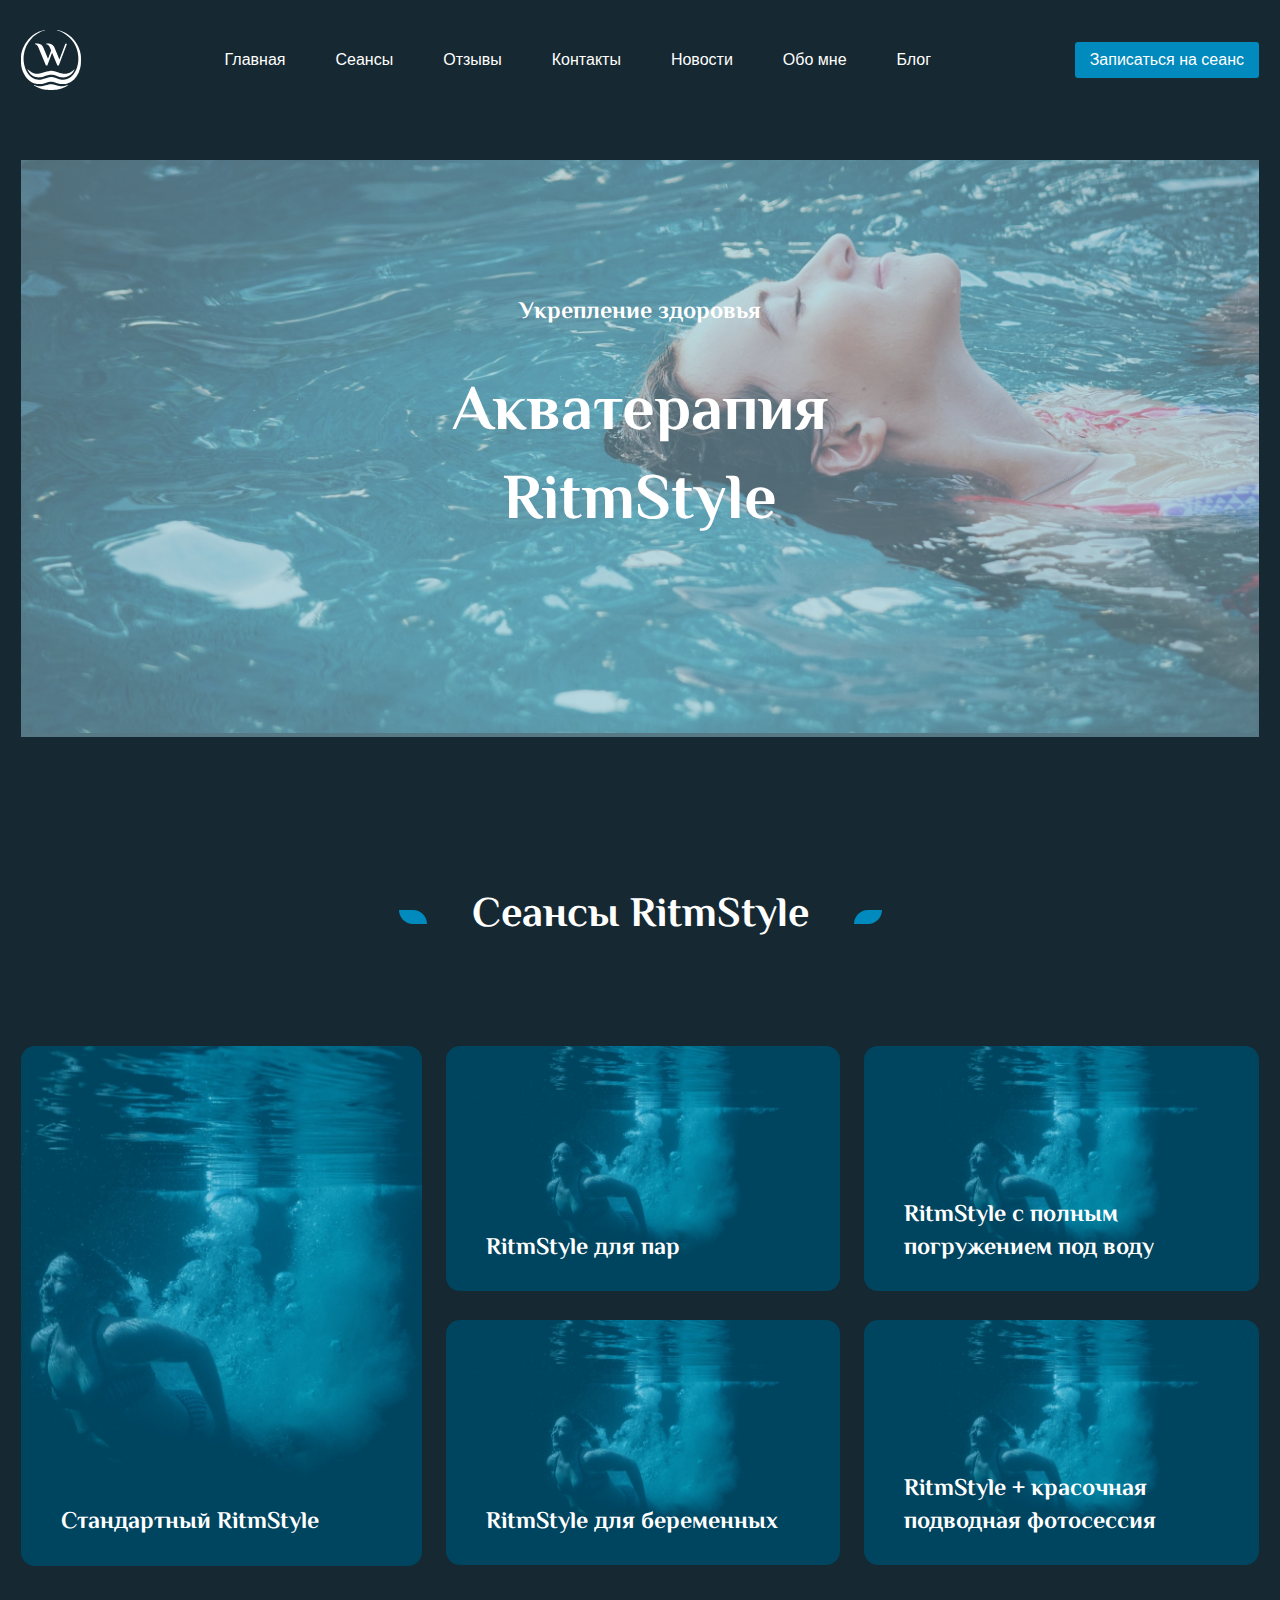
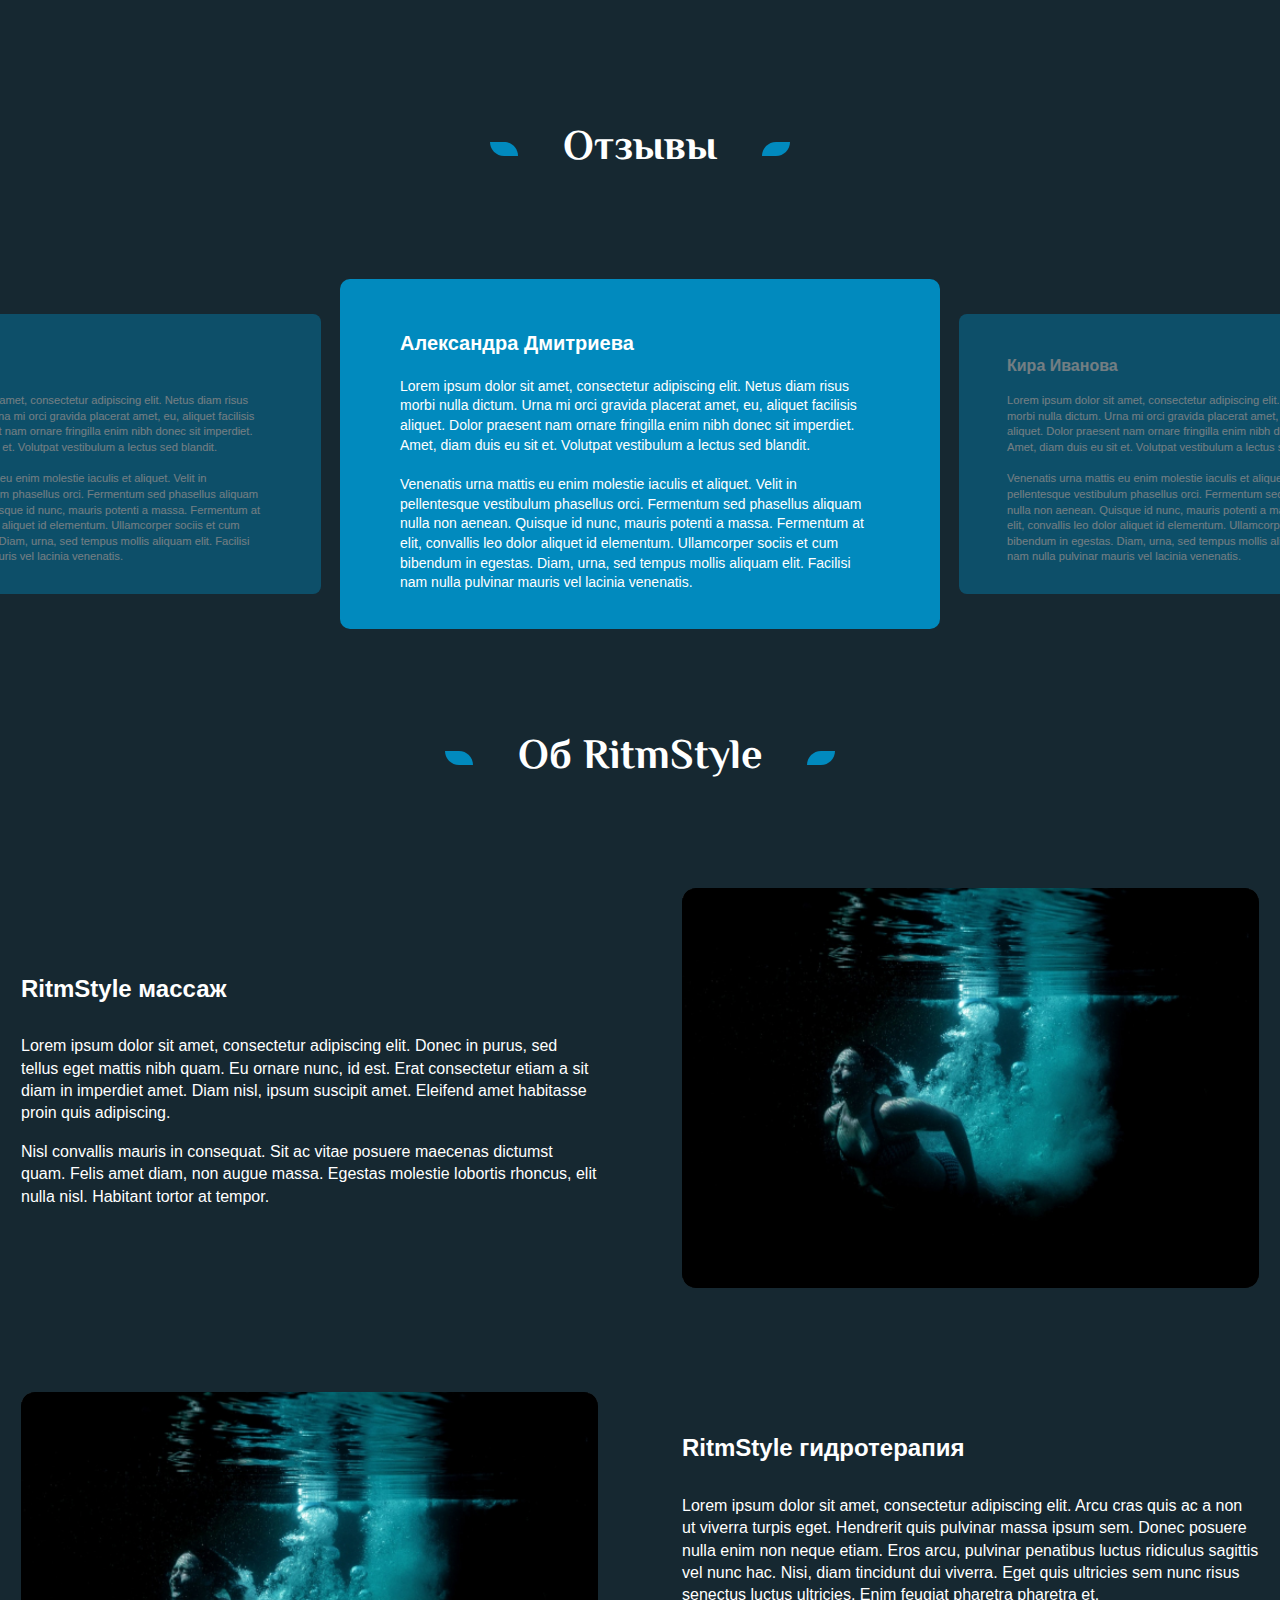
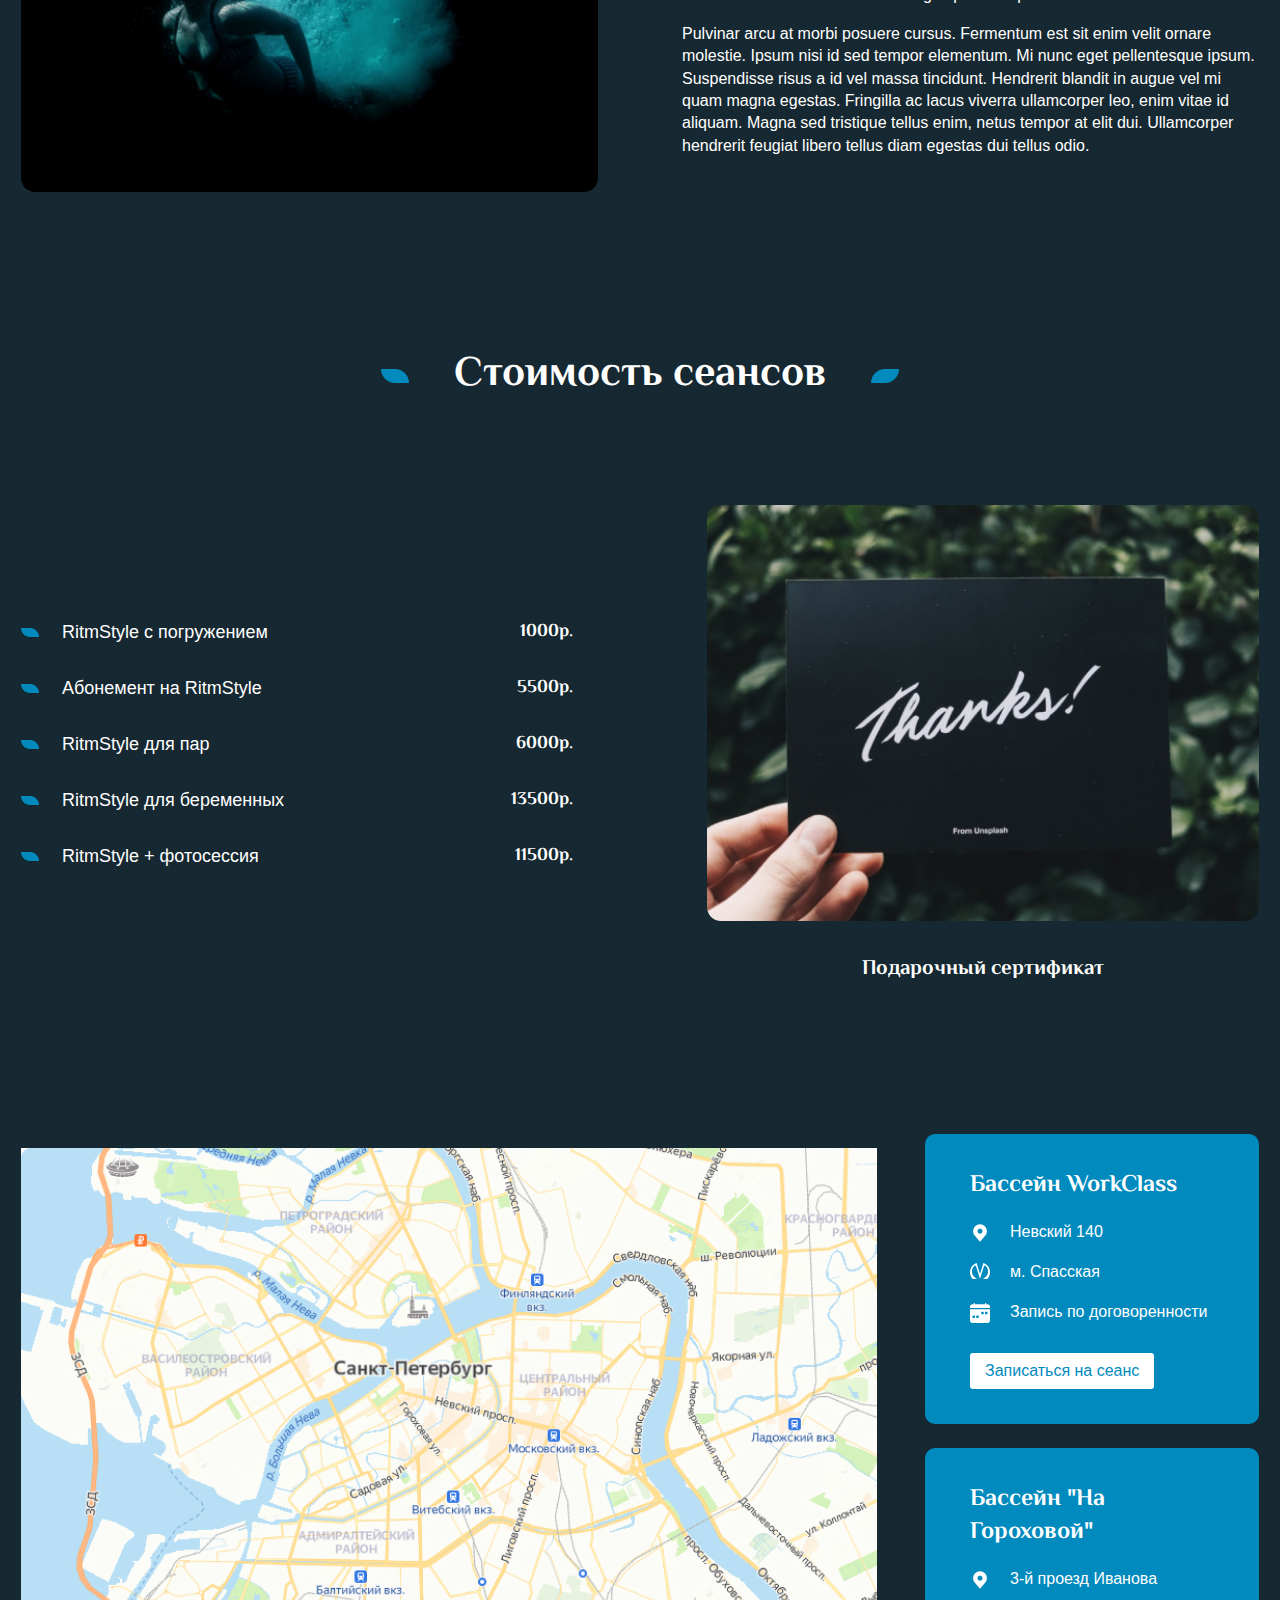
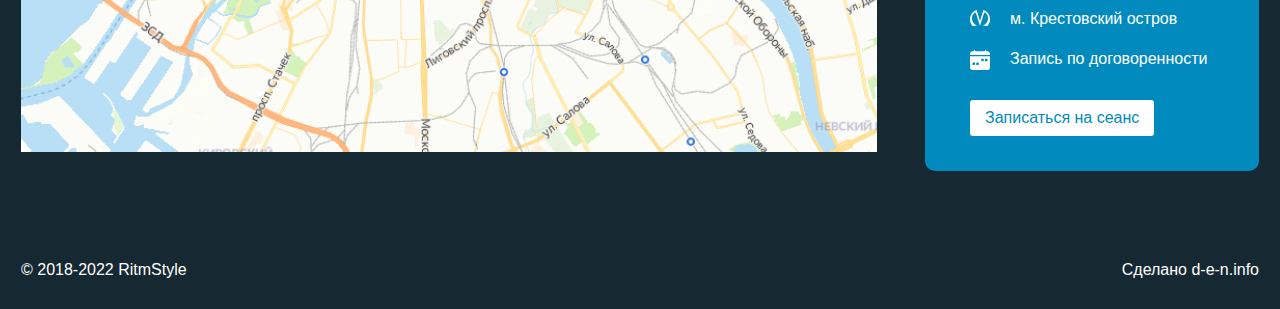
<file: www/index.html>
<!doctype html>
<html lang="ru">

<head>
  <meta charset="UTF-8">
  <meta name="viewport" content="width=device-width, initial-scale=1.0">
  <title>Главная</title>
  <link rel="stylesheet" href="style/style.css">
</head>

<body>
  <header class="header">
    <div class="header_inner">
      <div class="header_row">
        <div class="header_logo">
          <a href="index.html" class="logo" style="background-image: url(images/rs-logo.svg);"></a>
        </div>

        <nav class="menu" aria-label="Меню">
          <ul class="menu_list">
            <li class="menu_item">
              <a href="index.html" class="menu_link">Главная</a>
            </li>
            <li class="menu_item">
              <a href="" class="menu_link">Сеансы</a>
            </li>
            <li class="menu_item">
              <a href="" class="menu_link">Отзывы</a>
            </li>
            <li class="menu_item">
              <a href="" class="menu_link">Контакты</a>
            </li>
            <li class="menu_item">
              <a href="news.html" class="menu_link">Новости</a>
            </li>
            <li class="menu_item">
              <a href="" class="menu_link">Обо мне</a>
            </li>
            <li class="menu_item">
              <a href="blog.html" class="menu_link">Блог</a>
            </li>
          </ul>
        </nav>

        <a href="#" class="header_btn">Записаться на сеанс</a>
        <button class="header_burger" aria-label="Меню"></button>
      </div>
    </div>
  </header>

  <main>
    <section class="promo">
      <div class="promo_inner">
        <div class="promo_fade">
          <div class="promo_visual">
            <img src="images/rs-promo.png" alt="" class="promo_image">
          </div>
          <div class="promo_content">
            <p class="promo_text">Укрепление здоровья</p>
            <h1 class="promo_title">Акватерапия <br>
            RitmStyle</h1>
          </div>
        </div>
      </div>
    </section>

    <section id="session" class="session">
      <div class="session_inner">
        <div class="icon_row">
          <div class="icon">
            <i class="icon_inside" style="background-image: url('images/rs-icon-left.svg');"></i>
          </div>
          <h2 class="session_title">Сеансы RitmStyle</h2>
          <div class="icon">
            <i class="icon_inside" style="background-image: url('images/rs-icon-right.svg');"></i>
          </div>
        </div>
        <div class="session_row">
          <article class="card card-bigger">
            <div class="card_visual">
              <img src="images/rs-session.jpg" alt="" class="card_image">
            </div>
            <h3 class="card_text">Стандартный RitmStyle</h3>
          </article>
          <div class="cards_wrap">
            <article class="card">
              <div class="card_visual">
                <img src="images/rs-session-wrap.jpg" alt="" class="card_image">
              </div>
              <h3 class="card_text">RitmStyle для пар</h3>
            </article>
            <article class="card">
              <div class="card_visual">
                <img src="images/rs-session-wrap.jpg" alt="" class="card_image">
              </div>
              <h3 class="card_text">RitmStyle с полным погружением под воду</h3>
            </article>
            <article class="card">
              <div class="card_visual">
                <img src="images/rs-session-wrap.jpg" alt="" class="card_image">
              </div>
              <h3 class="card_text">RitmStyle для беременных</h3>
            </article>
            <article class="card">
              <div class="card_visual">
                <img src="images/rs-session-wrap.jpg" alt="" class="card_image">
              </div>
              <h3 class="card_text">RitmStyle + красочная подводная фотосессия</h3>
            </article>
          </div>
        </div>
      </div>
    </section>

    <section id="reviews" class="reviews">
      <div class="reviews_inner">
        <div class="icon_row">
          <div class="icon">
            <i class="icon_inside" style="background-image: url('images/rs-icon-left.svg');"></i>
          </div>
          <h2 class="reviews_title">Отзывы</h2>
          <div class="icon">
            <i class="icon_inside" style="background-image: url('images/rs-icon-right.svg');"></i>
          </div>
        </div>

        <div class="carousel">
          <input class="carousel_input" type="radio" name="slider" id="item-1" checked>
          <input class="carousel_input" type="radio" name="slider" id="item-2">
          <input class="carousel_input" type="radio" name="slider" id="item-3">

          <div class="carousel_row">
            <label id="slide-1" for="item-1" class="carousel_label">
              <div class="carousel_item">
                <strong class="reviews_name">Александра Дмитриева</strong>
                <p class="reviews_text">Lorem ipsum dolor sit amet, consectetur adipiscing elit. Netus diam risus morbi nulla dictum. Urna mi orci gravida placerat amet, eu, aliquet facilisis aliquet. Dolor praesent nam ornare fringilla enim nibh donec sit imperdiet. Amet, diam duis eu sit et. Volutpat vestibulum a lectus sed blandit.</p>
                <p class="reviews_text">Venenatis urna mattis eu enim molestie iaculis et aliquet. Velit in pellentesque vestibulum phasellus orci. Fermentum sed phasellus aliquam nulla non aenean. Quisque id nunc, mauris potenti a massa. Fermentum at elit, convallis leo dolor aliquet id elementum. Ullamcorper sociis et cum bibendum in egestas. Diam, urna, sed tempus mollis aliquam elit. Facilisi nam nulla pulvinar mauris vel lacinia venenatis. </p>
              </div>
            </label>

            <label id="slide-2" for="item-2" class="carousel_label">
              <div class="carousel_item 2">
                <strong class="reviews_name">Кира Иванова</strong>
                <p class="reviews_text">Lorem ipsum dolor sit amet, consectetur adipiscing elit. Netus diam risus morbi nulla dictum. Urna mi orci gravida placerat amet, eu, aliquet facilisis aliquet. Dolor praesent nam ornare fringilla enim nibh donec sit imperdiet. Amet, diam duis eu sit et. Volutpat vestibulum a lectus sed blandit.</p>
                <p class="reviews_text">Venenatis urna mattis eu enim molestie iaculis et aliquet. Velit in pellentesque vestibulum phasellus orci. Fermentum sed phasellus aliquam nulla non aenean. Quisque id nunc, mauris potenti a massa. Fermentum at elit, convallis leo dolor aliquet id elementum. Ullamcorper sociis et cum bibendum in egestas. Diam, urna, sed tempus mollis aliquam elit. Facilisi nam nulla pulvinar mauris vel lacinia venenatis. </p>
              </div>
            </label>

            <label id="slide-3" for="item-3" class="carousel_label">
              <div class="carousel_item">
                <strong class="reviews_name">Яна Жернова</strong>
                <p class="reviews_text">Lorem ipsum dolor sit amet, consectetur adipiscing elit. Netus diam risus morbi nulla dictum. Urna mi orci gravida placerat amet, eu, aliquet facilisis aliquet. Dolor praesent nam ornare fringilla enim nibh donec sit imperdiet. Amet, diam duis eu sit et. Volutpat vestibulum a lectus sed blandit.</p>
                <p class="reviews_text">Venenatis urna mattis eu enim molestie iaculis et aliquet. Velit in pellentesque vestibulum phasellus orci. Fermentum sed phasellus aliquam nulla non aenean. Quisque id nunc, mauris potenti a massa. Fermentum at elit, convallis leo dolor aliquet id elementum. Ullamcorper sociis et cum bibendum in egestas. Diam, urna, sed tempus mollis aliquam elit. Facilisi nam nulla pulvinar mauris vel lacinia venenatis. </p>
              </div>
            </label>
          </div>
        </div>
      </div>
    </section>

    <section id="about" class="about">
      <div class="about_inner">
        <div class="icon_row">
          <div class="icon">
            <i class="icon_inside" style="background-image: url('images/rs-icon-left.svg');"></i>
          </div>
          <h2 class="about_title">Об RitmStyle</h2>
          <div class="icon">
            <i class="icon_inside" style="background-image: url('images/rs-icon-right.svg');"></i>
          </div>
        </div>
        <div class="about_row">
          <div class="about_half">
            <h3 class="about_heading">RitmStyle массаж </h3>
            <p class="about_text margin">Lorem ipsum dolor sit amet, consectetur adipiscing elit. Donec in purus, sed tellus eget mattis nibh quam. Eu ornare nunc, id est. Erat consectetur etiam a sit diam in imperdiet amet. Diam nisl, ipsum suscipit amet. Eleifend amet habitasse proin quis adipiscing.</p>
            <p class="about_text">Nisl convallis mauris in consequat. Sit ac vitae posuere maecenas dictumst quam. Felis amet diam, non augue massa. Egestas molestie lobortis rhoncus, elit nulla nisl. Habitant tortor at tempor.</p>
          </div>
          <div class="about_half">
            <img src="images/rs-about.jpg" alt="" class="about_image">
          </div>
        </div>
        <div class="about_row">
          <div class="about_half">
            <img src="images/rs-about.jpg" alt="" class="about_image">
          </div>
          <div class="about_half">
            <h3 class="about_heading">RitmStyle гидротерапия</h3>
            <p class="about_text margin">Lorem ipsum dolor sit amet, consectetur adipiscing elit. Arcu cras quis ac a non ut viverra turpis eget. Hendrerit quis pulvinar massa ipsum sem. Donec posuere nulla enim non neque etiam. Eros arcu, pulvinar penatibus luctus ridiculus sagittis vel nunc hac. Nisi, diam tincidunt dui viverra. Eget quis ultricies sem nunc risus senectus luctus ultricies. Enim feugiat pharetra pharetra et.</p>
            <p class="about_text">Pulvinar arcu at morbi posuere cursus. Fermentum est sit enim velit ornare molestie. Ipsum nisi id sed tempor elementum. Mi nunc eget pellentesque ipsum. Suspendisse risus a id vel massa tincidunt. Hendrerit blandit in augue vel mi quam magna egestas. Fringilla ac lacus viverra ullamcorper leo, enim vitae id aliquam. Magna sed tristique tellus enim, netus tempor at elit dui. Ullamcorper hendrerit feugiat libero tellus diam egestas dui tellus odio.</p>
          </div>
        </div>
      </div>
    </section>

    <section class="price">
      <div class="price_inner">
        <div class="icon_row">
          <div class="icon">
            <i class="icon_inside" style="background-image: url('images/rs-icon-left.svg');"></i>
          </div>
          <h2 class="price_title">Стоимость сеансов</h2>
          <div class="icon">
            <i class="icon_inside" style="background-image: url('images/rs-icon-right.svg');"></i>
          </div>
        </div>
        <div class="price_row margin">
          <div class="price_half">
            <ul class="price_list">
              <li class="price_item">
                <div class="icon_row">
                  <div class="icon icon_price">
                    <i class="icon_inside" style="background-image: url('images/rs-price-icon.svg');"></i>
                  </div>
                </div>
                <p class="price_product">RitmStyle с погружением</p>
                <p class="price_cost">1000р.</p>
              </li>
              <li class="price_item">
                <div class="icon_row">
                  <div class="icon icon_price">
                    <i class="icon_inside" style="background-image: url('images/rs-price-icon.svg');"></i>
                  </div>
                </div>
                <p class="price_product">Абонемент на RitmStyle</p>
                <p class="price_cost">5500р.</p>
              </li>
              <li class="price_item">
                <div class="icon_row">
                  <div class="icon icon_price">
                    <i class="icon_inside" style="background-image: url('images/rs-price-icon.svg');"></i>
                  </div>
                </div>
                <p class="price_product">RitmStyle для пар</p>
                <p class="price_cost">6000р.</p>
              </li>
              <li class="price_item">
                <div class="icon_row">
                  <div class="icon icon_price">
                    <i class="icon_inside" style="background-image: url('images/rs-price-icon.svg');"></i>
                  </div>
                </div>
                <p class="price_product">RitmStyle для беременных</p>
                <p class="price_cost">13500р.</p>
              </li>
              <li class="price_item">
                <div class="icon_row">
                  <div class="icon icon_price">
                    <i class="icon_inside" style="background-image: url('images/rs-price-icon.svg');"></i>
                  </div>
                </div>
                <p class="price_product">RitmStyle +  фотосессия</p>
                <p class="price_cost">11500р.</p>
              </li>
            </ul>
          </div>
          <div class="price_half">
            <div class="price_visual">
              <img src="images/rs-price.jpg" alt="" class="price_image">
            </div>
            <p class="price_desc">Подарочный сертификат</p>
          </div>
        </div>
      </div>
    </section>

    <section id="contacts" class="signing">
      <div class="signing_inner">
        <div class="signing_row">
          <div class="signing_visual js-signing-visual">
            <!-- <div style="position:relative;overflow:hidden;"><a href="https://yandex.ru/maps/org/nevskiy_140/1038034625/?utm_medium=mapframe&utm_source=maps" style="color:#eee;font-size:12px;position:absolute;top:0px;">Невский 140</a><a href="https://yandex.ru/maps/2/saint-petersburg/category/business_center/184107509/?utm_medium=mapframe&utm_source=maps" style="color:#eee;font-size:12px;position:absolute;top:14px;">Бизнес-центр в Санкт‑Петербурге</a><iframe src="https://yandex.ru/map-widget/v1/?ll=30.368963%2C59.929847&mode=search&oid=1038034625&ol=biz&z=13.95" width="560" height="400" frameborder="1" allowfullscreen="true" style="position:relative;"></iframe></div> -->
            <img src="images/rs-signing-map.jpg" alt="" class="signing_image">
          </div>
          <!-- <div class="signing_visual js-signing-visual">
            <div style="position:relative;overflow:hidden;"><a href="https://yandex.ru/maps/2/saint-petersburg/?utm_medium=mapframe&utm_source=maps" style="color:#eee;font-size:12px;position:absolute;top:0px;">Санкт‑Петербург</a><a href="https://yandex.ru/maps/2/saint-petersburg/stops/station__9805938/?ll=30.259051%2C59.971836&tab=overview&utm_medium=mapframe&utm_source=maps&z=17.07" style="color:#eee;font-size:12px;position:absolute;top:14px;">Крестовский остров — Яндекс Карты</a><iframe src="https://yandex.ru/map-widget/v1/?ll=30.259051%2C59.971836&masstransit%5BstopId%5D=station__9805938&mode=masstransit&tab=overview&z=17.07" width="560" height="400" frameborder="1" allowfullscreen="true" style="position:relative;"></iframe></div>
          </div> -->
          <div class="signing_adresses">
            <div class="signing_item js-signing-item">
              <h3 class="signing_title">Бассейн WorkClass</h3>
              <div class="signing_info">
                <div class="icon icon_signing">
                  <i class="icon_inside" style="background-image: url('images/rs-signing-icon-1.svg');"></i>
                </div>
                <p class="signing_text">Невский 140</p>
              </div>
              <div class="signing_info">
                <div class="icon icon_signing">
                  <i class="icon_inside" style="background-image: url('images/rs-signing-icon-2.svg');"></i>
                </div>
                <p class="signing_text">м. Спасская</p>
              </div>
              <div class="signing_info">
                <div class="icon icon_signing">
                  <i class="icon_inside" style="background-image: url('images/rs-signing-icon-3.svg');"></i>
                </div>
                <p class="signing_text">Запись по договоренности</p>
              </div>

              <a href="" class="signing_btn">Записаться на сеанс</a>
              <a href="#" class="signing_link"></a>

            </div>

            <div class="signing_item js-signing-item">
              <h3 class="signing_title">Бассейн "На Гороховой"</h3>
              <div class="signing_info">
                <div class="icon icon_signing">
                  <i class="icon_inside" style="background-image: url('images/rs-signing-icon-1.svg');"></i>
                </div>
                <p class="signing_text">3-й проезд Иванова</p>
              </div>
              <div class="signing_info">
                <div class="icon icon_signing">
                  <i class="icon_inside" style="background-image: url('images/rs-signing-icon-2.svg');"></i>
                </div>
                <p class="signing_text">м. Крестовский остров</p>
              </div>
              <div class="signing_info">
                <div class="icon icon_signing">
                  <i class="icon_inside" style="background-image: url('images/rs-signing-icon-3.svg');"></i>
                </div>
                <p class="signing_text">Запись по договоренности</p>
              </div>

              <a href="" class="signing_btn">Записаться на сеанс</a>
              <a href="#" class="signing_link"></a>
            </div>
          </div>
        </div>
      </div>
    </section>
  </main>

  <footer class="footer">
    <div class="footer_inner">
      <div class="footer_row">
        <p class="footer_copy">© 2018-2022 RitmStyle</p>
        <p class="footer_maked">Сделано d-e-n.info</p>
      </div>
    </div>
  </footer>

  <script src="scripts/jquery-3.7.1.min.js"></script>
  <script src="scripts/script.js"></script>
</body>

</html>
</file>
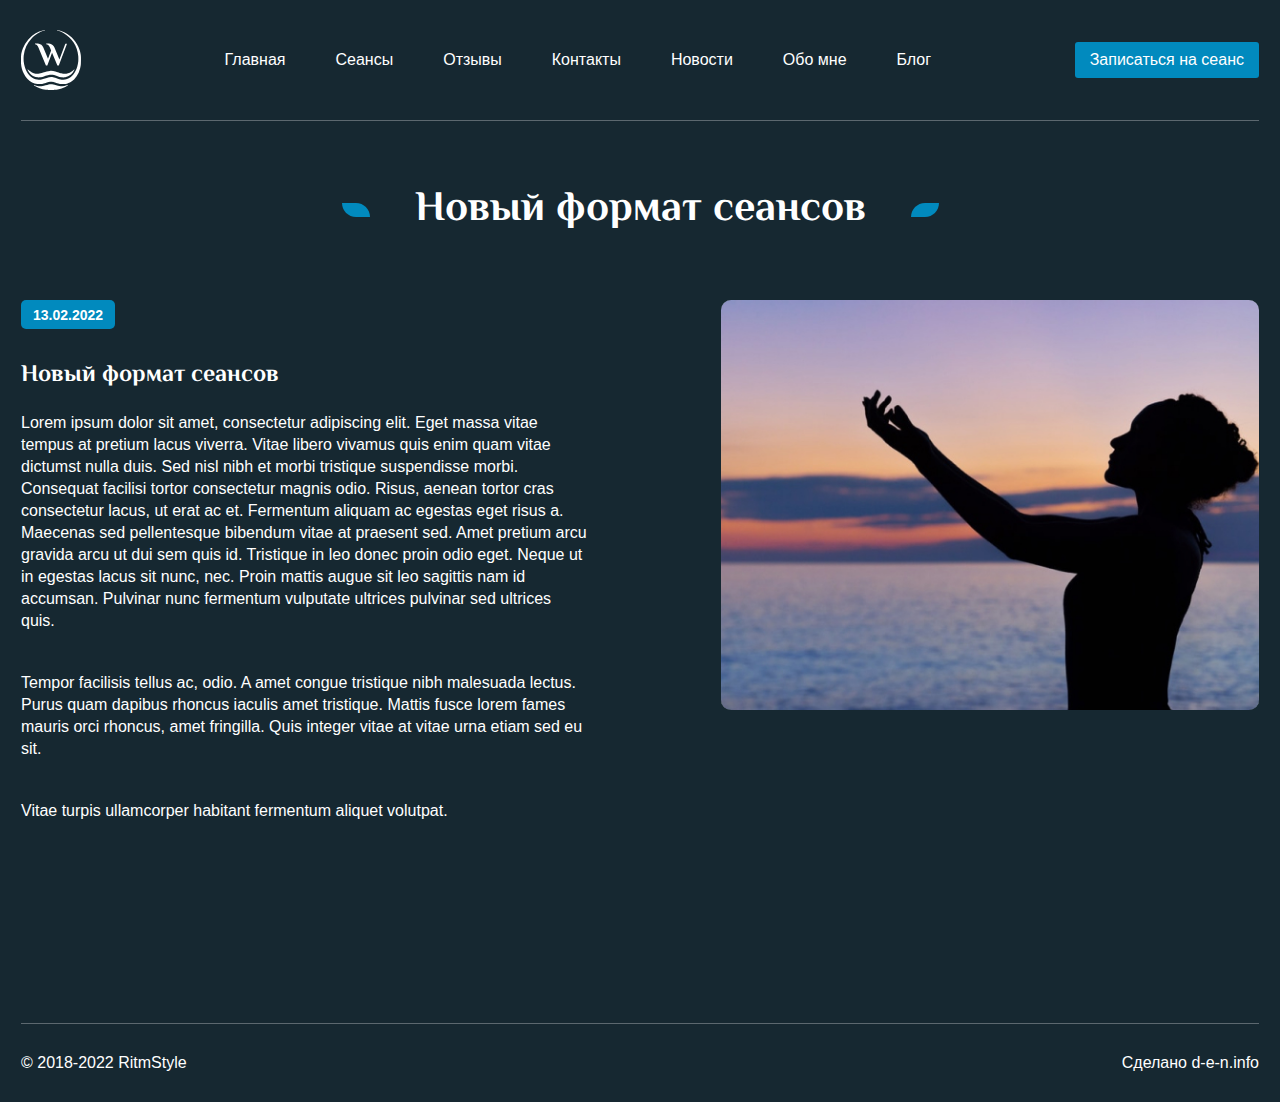
<file: www/article.html>
<!doctype html>
<html lang="ru">

<head>
  <meta charset="UTF-8">
  <meta name="viewport" content="width=device-width, initial-scale=1.0">
  <title>Статья</title>
  <link rel="stylesheet" href="style/style.css">
</head>

<body>
  <header class="header header-news">
    <div class="header_inner">
      <div class="header_row header_row-news">
        <div class="header_logo">
          <a href="index.html" class="logo" style="background-image: url(images/rs-logo.svg);"></a>
        </div>

        <nav class="menu">
          <ul class="menu_list">
            <li class="menu_item">
              <a href="index.html" class="menu_link">Главная</a>
            </li>
            <li class="menu_item">
              <a href="" class="menu_link">Сеансы</a>
            </li>
            <li class="menu_item">
              <a href="" class="menu_link">Отзывы</a>
            </li>
            <li class="menu_item">
              <a href="" class="menu_link">Контакты</a>
            </li>
            <li class="menu_item">
              <a href="news.html" class="menu_link">Новости</a>
            </li>
            <li class="menu_item">
              <a href="" class="menu_link">Обо мне</a>
            </li>
            <li class="menu_item">
              <a href="blog.html" class="menu_link">Блог</a>
            </li>
          </ul>
        </nav>
        <a href="#" class="header_btn">Записаться на сеанс</a>
        <button class="header_burger"></button>
      </div>
    </div>
  </header>

  <main class="main">
    <section class="article">
      <div class="article_inner">
        <div class="icon_row">
          <div class="icon">
            <i class="icon_inside" style="background-image: url('images/rs-icon-left.svg');"></i>
          </div>
          <h1 class="article_title">Новый формат сеансов</h1>
          <div class="icon">
            <i class="icon_inside" style="background-image: url('images/rs-icon-right.svg');"></i>
          </div>
        </div>

        <article class="blog_item blog_item-article">
          <div class="blog_row blog_row-article">
            <div class="blog_visual">
              <img src="images/rs-blog.jpg" alt="" class="blog_image">
            </div>
            <div class="blog_content">
              <strong class="blog_date">13.02.2022</strong>
              <h2 class="blog_heading">Новый формат сеансов</h2>
              <p class="blog_text">Lorem ipsum dolor sit amet, consectetur adipiscing elit. Eget massa vitae tempus at pretium lacus viverra. Vitae libero vivamus quis enim quam vitae dictumst nulla duis. Sed nisl nibh et morbi tristique suspendisse morbi. Consequat facilisi tortor consectetur magnis odio. Risus, aenean tortor cras consectetur lacus, ut erat ac et. Fermentum aliquam ac egestas eget risus a. Maecenas sed pellentesque bibendum vitae at praesent sed. Amet pretium arcu gravida arcu ut dui sem quis id. Tristique in leo donec proin odio eget. Neque ut in egestas lacus sit nunc, nec. Proin mattis augue sit leo sagittis nam id accumsan. Pulvinar nunc fermentum vulputate ultrices pulvinar sed ultrices quis.</p>
              <p class="blog_text">Tempor facilisis tellus ac, odio. A amet congue tristique nibh malesuada lectus. Purus quam dapibus rhoncus iaculis amet tristique. Mattis fusce lorem fames mauris orci rhoncus, amet fringilla. Quis integer vitae at vitae urna etiam sed eu sit.</p>
              <p class="blog_text">Vitae turpis ullamcorper habitant fermentum aliquet volutpat. </p>
            </div>
          </div>
        </article>

      </div>
    </section>
  </main>

  <footer class="footer footer-news">
    <div class="footer_inner">
      <div class="footer_row footer_row-news">
        <p class="footer_copy">© 2018-2022 RitmStyle</p>
        <p class="footer_maked">Сделано d-e-n.info</p>
      </div>
    </div>
  </footer>

  <script src="scripts/script.js"></script>
  <script src="scripts/jquery-3.7.1.min.js"></script>
</body>

</html>
</file>
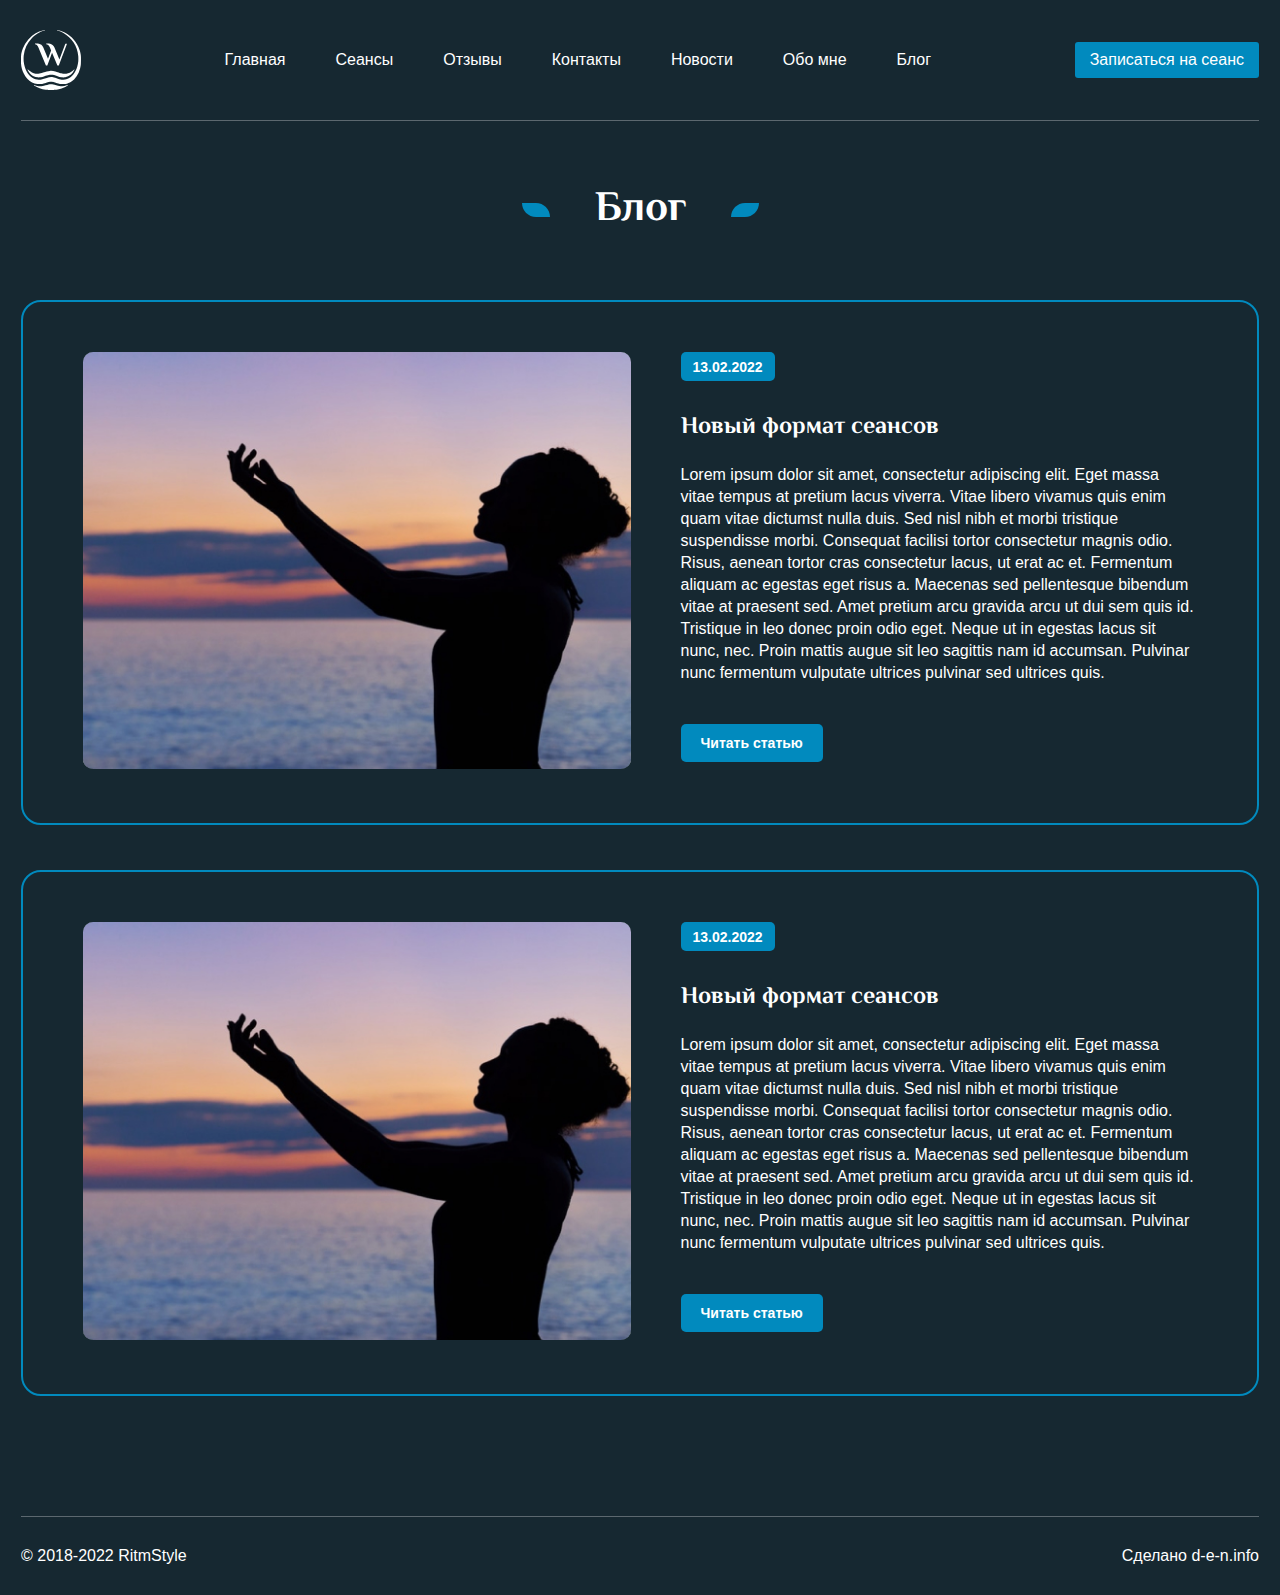
<file: www/blog.html>
<!doctype html>
<html lang="ru">

<head>
  <meta charset="UTF-8">
  <meta name="viewport" content="width=device-width, initial-scale=1.0">
  <title>Блог</title>
  <link rel="stylesheet" href="style/style.css">
</head>

<body>
  <header class="header header-news">
    <div class="header_inner">
      <div class="header_row header_row-news">
        <div class="header_logo">
          <a href="index.html" class="logo" style="background-image: url(images/rs-logo.svg);"></a>
        </div>

        <nav class="menu">
          <ul class="menu_list">
            <li class="menu_item">
              <a href="index.html" class="menu_link">Главная</a>
            </li>
            <li class="menu_item">
              <a href="" class="menu_link">Сеансы</a>
            </li>
            <li class="menu_item">
              <a href="" class="menu_link">Отзывы</a>
            </li>
            <li class="menu_item">
              <a href="" class="menu_link">Контакты</a>
            </li>
            <li class="menu_item">
              <a href="news.html" class="menu_link">Новости</a>
            </li>
            <li class="menu_item">
              <a href="" class="menu_link">Обо мне</a>
            </li>
            <li class="menu_item">
              <a href="" class="menu_link">Блог</a>
            </li>
          </ul>
        </nav>

        <a href="#" class="header_btn">Записаться на сеанс</a>
        <button class="header_burger"></button>
      </div>
    </div>
  </header>

  <main class="main">
    <section class="blog">
      <div class="blog_inner">
        <div class="icon_row">
          <div class="icon">
            <i class="icon_inside" style="background-image: url('images/rs-icon-left.svg');"></i>
          </div>
          <h1 class="blog_title">Блог</h1>
          <div class="icon">
            <i class="icon_inside" style="background-image: url('images/rs-icon-right.svg');"></i>
          </div>
        </div>

        <div class="blog_column">
          <article class="blog_item">
            <div class="blog_row">
              <div class="blog_visual">
                <img src="images/rs-blog.jpg" alt="" class="blog_image">
              </div>
              <div class="blog_content">
                <strong class="blog_date">13.02.2022</strong>
                <h2 class="blog_heading">Новый формат сеансов</h2>
                <p class="blog_text">Lorem ipsum dolor sit amet, consectetur adipiscing elit. Eget massa vitae tempus at pretium lacus viverra. Vitae libero vivamus quis enim quam vitae dictumst nulla duis. Sed nisl nibh et morbi tristique suspendisse morbi. Consequat facilisi tortor consectetur magnis odio. Risus, aenean tortor cras consectetur lacus, ut erat ac et. Fermentum aliquam ac egestas eget risus a. Maecenas sed pellentesque bibendum vitae at praesent sed. Amet pretium arcu gravida arcu ut dui sem quis id. Tristique in leo donec proin odio eget. Neque ut in egestas lacus sit nunc, nec. Proin mattis augue sit leo sagittis nam id accumsan. Pulvinar nunc fermentum vulputate ultrices pulvinar sed ultrices quis.</p>
                <a href="article.html" class="blog_btn">Читать статью</a>
              </div>
            </div>
          </article>

          <article class="blog_item">
            <div class="blog_row">
              <div class="blog_visual">
                <img src="images/rs-blog.jpg" alt="" class="blog_image">
              </div>
              <div class="blog_content">
                <strong class="blog_date">13.02.2022</strong>
                <h2 class="blog_heading">Новый формат сеансов</h2>
                <p class="blog_text">Lorem ipsum dolor sit amet, consectetur adipiscing elit. Eget massa vitae tempus at pretium lacus viverra. Vitae libero vivamus quis enim quam vitae dictumst nulla duis. Sed nisl nibh et morbi tristique suspendisse morbi. Consequat facilisi tortor consectetur magnis odio. Risus, aenean tortor cras consectetur lacus, ut erat ac et. Fermentum aliquam ac egestas eget risus a. Maecenas sed pellentesque bibendum vitae at praesent sed. Amet pretium arcu gravida arcu ut dui sem quis id. Tristique in leo donec proin odio eget. Neque ut in egestas lacus sit nunc, nec. Proin mattis augue sit leo sagittis nam id accumsan. Pulvinar nunc fermentum vulputate ultrices pulvinar sed ultrices quis.</p>
                <a href="article.html" class="blog_btn">Читать статью</a>
              </div>
            </div>
          </article>
        </div>
      </div>
    </section>
  </main>

  <footer class="footer footer-news">
    <div class="footer_inner">
      <div class="footer_row footer_row-news">
        <p class="footer_copy">© 2018-2022 RitmStyle</p>
        <p class="footer_maked">Сделано d-e-n.info</p>
      </div>
    </div>
  </footer>

  <script src="scripts/script.js"></script>
  <script src="scripts/jquery-3.7.1.min.js"></script>
</body>

</html>
</file>
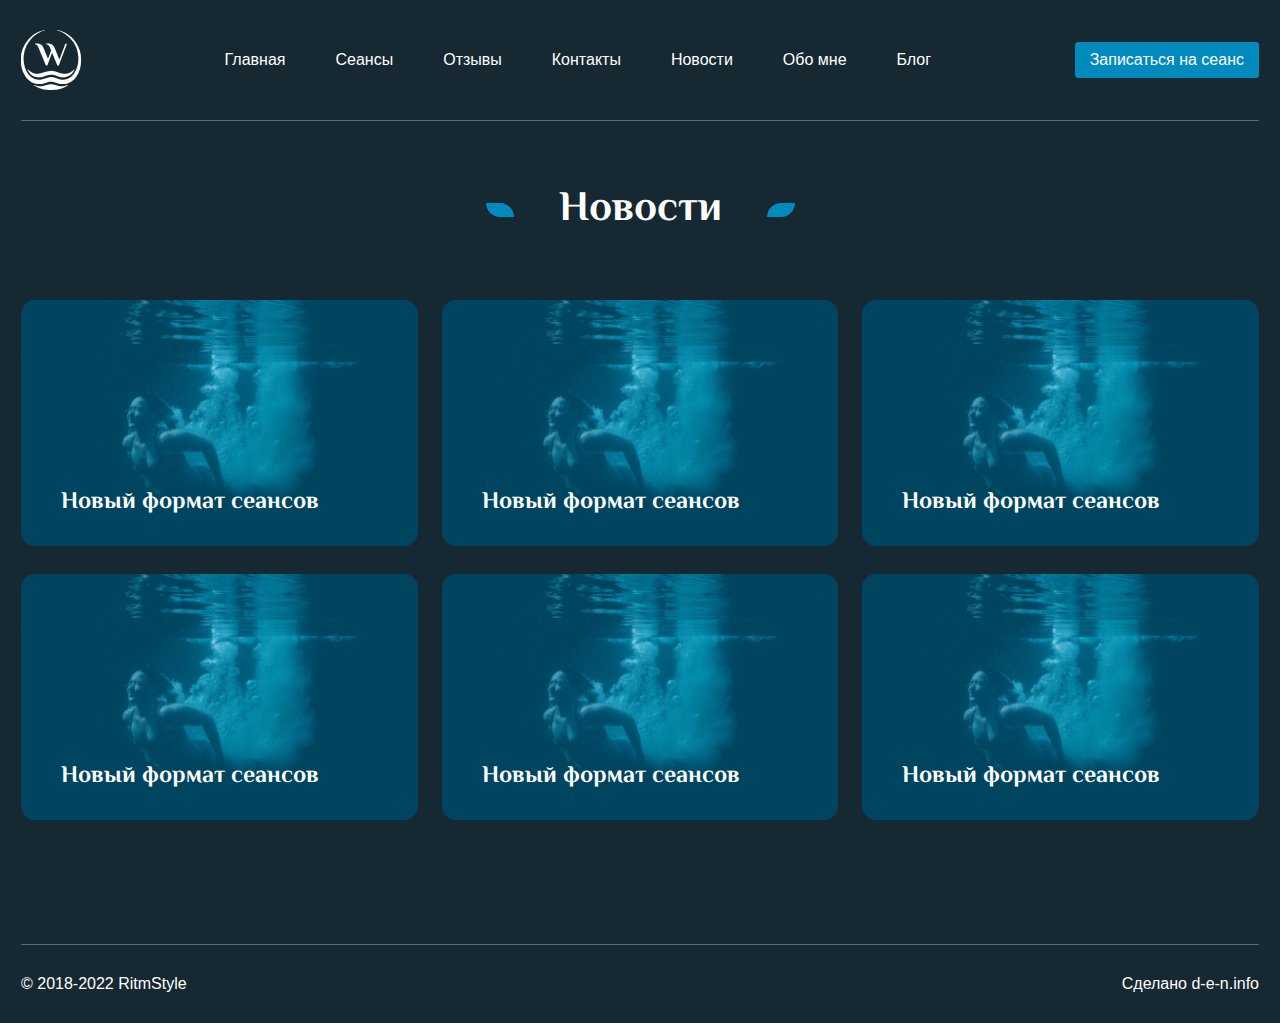
<file: www/news.html>
<!doctype html>
<html lang="ru">

<head>
  <meta charset="UTF-8">
  <meta name="viewport" content="width=device-width, initial-scale=1.0">
  <title>Новости</title>
  <link rel="stylesheet" href="style/style.css">
</head>

<body>
  <header class="header header-news">
    <div class="header_inner">
      <div class="header_row header_row-news">
        <div class="header_logo">
          <a href="index.html" class="logo" style="background-image: url(images/rs-logo.svg);"></a>
        </div>

        <nav class="menu">
          <ul class="menu_list">
            <li class="menu_item">
              <a href="index.html" class="menu_link">Главная</a>
            </li>
            <li class="menu_item">
              <a href="" class="menu_link">Сеансы</a>
            </li>
            <li class="menu_item">
              <a href="" class="menu_link">Отзывы</a>
            </li>
            <li class="menu_item">
              <a href="" class="menu_link">Контакты</a>
            </li>
            <li class="menu_item">
              <a href="news.html" class="menu_link">Новости</a>
            </li>
            <li class="menu_item">
              <a href="" class="menu_link">Обо мне</a>
            </li>
            <li class="menu_item">
              <a href="blog.html" class="menu_link">Блог</a>
            </li>
          </ul>
        </nav>

        <a href="#" class="header_btn">Записаться на сеанс</a>
        <button class="header_burger"></button>
      </div>
    </div>
  </header>

  <main class="main">
    <section class="news">
      <div class="news_inner">
        <div class="icon_row">
          <div class="icon">
            <i class="icon_inside" style="background-image: url('images/rs-icon-left.svg');"></i>
          </div>
          <h1 class="news_title">Новости</h1>
          <div class="icon">
            <i class="icon_inside" style="background-image: url('images/rs-icon-right.svg');"></i>
          </div>
        </div>
        <div class="cards_wrap cards_wrap-news">
          <article class="card card-news">
            <div class="card_visual">
              <img src="images/rs-session-wrap.jpg" alt="" class="card_image">
            </div>
            <h2 class="card_text">Новый формат сеансов</h2>
            <a href="article.html" class="card_link"></a>
          </article>
          <article class="card card-news">
            <div class="card_visual">
              <img src="images/rs-session-wrap.jpg" alt="" class="card_image">
            </div>
            <h2 class="card_text">Новый формат сеансов</h2>
            <a href="article.html" class="card_link"></a>
          </article>
          <article class="card card-news">
            <div class="card_visual">
              <img src="images/rs-session-wrap.jpg" alt="" class="card_image">
            </div>
            <h2 class="card_text">Новый формат сеансов</h2>
            <a href="article.html" class="card_link"></a>
          </article>
          <article class="card card-news">
            <div class="card_visual">
              <img src="images/rs-session-wrap.jpg" alt="" class="card_image">
            </div>
            <h2 class="card_text">Новый формат сеансов</h2>
            <a href="article.html" class="card_link"></a>
          </article>
          <article class="card card-news">
            <div class="card_visual">
              <img src="images/rs-session-wrap.jpg" alt="" class="card_image">
            </div>
            <h2 class="card_text">Новый формат сеансов</h2>
            <a href="article.html" class="card_link"></a>
          </article>
          <article class="card card-news">
            <div class="card_visual">
              <img src="images/rs-session-wrap.jpg" alt="" class="card_image">
            </div>
            <h2 class="card_text">Новый формат сеансов</h2>
            <a href="article.html" class="card_link"></a>
          </article>
        </div>
      </div>
    </section>
  </main>

  <footer class="footer footer-news">
    <div class="footer_inner">
      <div class="footer_row footer_row-news">
        <p class="footer_copy">© 2018-2022 RitmStyle</p>
        <p class="footer_maked">Сделано d-e-n.info</p>
      </div>
    </div>
  </footer>

  <script src="scripts/script.js"></script>
  <script src="scripts/jquery-3.7.1.min.js"></script>
</body>

</html>
</file>
<file: www/style/style.css>
/* el-messiri-regular - cyrillic_latin */
@font-face {
  font-display: swap; /* Check https://developer.mozilla.org/en-US/docs/Web/CSS/@font-face/font-display for other options. */
  font-family: "El Messiri";
  font-style: normal;
  font-weight: 400;
  src: url("../fonts/el-messiri-v22-cyrillic_latin-regular.woff2") format("woff2"); /* Chrome 36+, Opera 23+, Firefox 39+, Safari 12+, iOS 10+ */
}
/* el-messiri-700 - cyrillic_latin */
@font-face {
  font-display: swap; /* Check https://developer.mozilla.org/en-US/docs/Web/CSS/@font-face/font-display for other options. */
  font-family: "El Messiri";
  font-style: normal;
  font-weight: 700;
  src: url("../fonts/el-messiri-v22-cyrillic_latin-700.woff2") format("woff2"); /* Chrome 36+, Opera 23+, Firefox 39+, Safari 12+, iOS 10+ */
}
* {
  margin: 0;
  padding: 0;
  box-sizing: border-box;
}

body {
  font-family: Arial, "Helvetica Neue", Helvetica, sans-serif;
  background-color: #162831;
}

.header {
  padding: 30px 0 70px;
}
.header.header-news {
  padding-bottom: 0;
}
@media (max-width: 767px) {
  .header {
    padding-top: 15px;
  }
}

.header_inner {
  max-width: 1258px;
  padding-left: 10px;
  padding-right: 10px;
  margin: 0 auto;
}

.header_row {
  display: flex;
  align-items: center;
  justify-content: space-between;
}
.header_row.header_row-news {
  padding-bottom: 30px;
  border-bottom: 1px solid rgba(255, 255, 255, 0.3);
}
@media (max-width: 767px) {
  .header_row.header_row-news {
    padding-bottom: 15px;
  }
}

.header_logo {
  width: 60px;
  height: 60px;
}
@media (max-width: 767px) {
  .header_logo {
    width: 40px;
    height: 40px;
  }
}

.logo {
  display: block;
  height: 100%;
  background-position: center;
  background-repeat: no-repeat;
  background-size: cover;
}

.menu {
  display: flex;
}
@media (max-width: 1277px) {
  .menu {
    display: none;
  }
}

.menu_list {
  display: flex;
  gap: 50px;
  list-style: none;
}

.menu_link {
  text-decoration: none;
  color: #fff;
  transition: color 0.3s;
}
.menu_link:hover {
  color: #018ABE;
}

.header_btn {
  padding: 9px 15px;
  display: inline-block;
  text-decoration: none;
  color: #fff;
  background-color: #018ABE;
  border-radius: 3px;
}
@media (max-width: 1277px) {
  .header_btn {
    display: none;
  }
}

@media (min-width: 1278px) {
  .header_burger {
    display: none;
  }
}
@media (max-width: 1277px) {
  .header_burger {
    position: relative;
    width: 34px;
    height: 30px;
    border-top: 3.33px solid #fff;
    border-bottom: 3.33px solid #fff;
    border-right: none;
    border-left: none;
    background-color: inherit;
    cursor: pointer;
  }
  .header_burger::before {
    content: "";
    position: absolute;
    top: 45%;
    right: 0;
    bottom: 0;
    left: 0;
    width: 34px;
    height: 3.33px;
    background-color: #fff;
  }
}
@media (max-width: 1277px) and (max-width: 767px) {
  .header_burger::before {
    width: 24px;
    height: 2px;
  }
}
@media (max-width: 1277px) and (max-width: 767px) {
  .header_burger {
    width: 24px;
    height: 20px;
    border-top: 2px solid #fff;
    border-bottom: 2px solid #fff;
  }
}

.promo {
  text-align: center;
  color: #fff;
}

.promo_inner {
  max-width: 1258px;
  padding-left: 10px;
  padding-right: 10px;
  margin: 0 auto;
}

.promo_fade {
  position: relative;
  width: 100%;
  background-color: rgba(152, 201, 220, 0.5);
}

.promo_visual {
  z-index: -1;
  position: relative;
}

.promo_image {
  width: 100%;
}

.promo_content {
  z-index: 100;
  position: absolute;
  top: 136px;
  bottom: 0;
  left: 0;
  right: 0;
  margin: auto;
}

.promo_text {
  margin-bottom: 40px;
  font-family: "El Messiri", sans-serif;
  font-size: 24px;
  font-weight: 700;
  line-height: 33.6px;
}

.promo_title {
  font-family: "El Messiri", sans-serif;
  font-size: 64px;
  font-weight: 700;
  line-height: 89.6px;
}

.session {
  padding-top: 150px;
}

.session_inner {
  max-width: 1258px;
  padding-left: 10px;
  padding-right: 10px;
  margin: 0 auto;
}

.session_title {
  font-family: "El Messiri", sans-serif;
  font-size: 42px;
  font-weight: 700;
  line-height: 58.8px;
  text-align: center;
  color: #fff;
}
@media (max-width: 1277px) {
  .session_title {
    font-size: 38px;
    line-height: 40px;
  }
}
@media (max-width: 767px) {
  .session_title {
    font-size: 26px;
    line-height: 30px;
  }
}

.session_row {
  margin-top: 100px;
  display: flex;
  align-items: stretch;
  gap: 24px;
}

.icon_row {
  display: flex;
  align-items: center;
  justify-content: center;
  gap: 45px;
}
@media (max-width: 1277px) {
  .icon_row {
    gap: 30px;
  }
}
@media (max-width: 767px) {
  .icon_row {
    gap: 20px;
  }
}

.icon {
  position: relative;
  width: 28px;
  height: 14px;
  background-position: center;
  background-repeat: no-repeat;
  background-size: cover;
}
.icon.icon_price {
  width: 18px;
  height: 9px;
}
.icon.icon_signing {
  width: 20px;
  height: 20px;
}

.icon_inside {
  width: 100%;
  height: 100%;
  position: absolute;
  background-repeat: no-repeat;
}

.cards_wrap {
  display: flex;
  flex-wrap: wrap;
  row-gap: 24px;
  column-gap: 24px;
}
.cards_wrap.cards_wrap-news {
  padding-top: 60px;
}
@media (max-width: 767px) {
  .cards_wrap.cards_wrap-news {
    padding-top: 40px;
  }
}
@media (max-width: 767px) {
  .cards_wrap {
    flex-direction: column;
    gap: 20px;
  }
}

.card {
  flex-basis: calc(50% - 12px);
  position: relative;
}
.card.card-bigger {
  flex-shrink: 0;
  flex-basis: calc(33.33% - 12px);
}
.card.card-news {
  flex-basis: calc(33.33% - 16px);
}
@media (max-width: 1277px) {
  .card.card-news {
    flex-basis: calc(50% - 12px);
  }
}

.card_visual {
  width: 100%;
  border-radius: 10px;
  background-position: center;
  background-repeat: no-repeat;
  background-size: cover;
}

.card_image {
  width: 100%;
  border-radius: 14px;
}

.card_text {
  padding-left: 40px;
  padding-bottom: 30px;
  bottom: 0;
  left: 0;
  position: absolute;
  font-family: "El Messiri", sans-serif;
  font-size: 24px;
  font-weight: 700;
  line-height: 33.6px;
  text-align: left;
  color: #fff;
}

.card_link {
  position: absolute;
  inset: 0;
}

.reviews {
  padding-top: 150px;
  padding-bottom: 300px;
}

.reviews_inner {
  max-width: 1258px;
  padding-left: 10px;
  padding-right: 10px;
  margin: 0 auto;
}

.reviews_title {
  font-family: "El Messiri", sans-serif;
  font-size: 42px;
  font-weight: 700;
  line-height: 58.8px;
  text-align: center;
  color: #fff;
}
@media (max-width: 1277px) {
  .reviews_title {
    font-size: 38px;
    line-height: 40px;
  }
}
@media (max-width: 767px) {
  .reviews_title {
    font-size: 26px;
    line-height: 30px;
  }
}

.reviews_name {
  font-size: 20px;
  font-weight: 700;
  line-height: 28px;
}

.reviews_text {
  font-size: 14px;
  font-weight: 300;
  line-height: 19.6px;
}

.carousel {
  padding-top: 100px;
  width: 100%;
  transform-style: preserve-3d;
}

.carousel_row {
  display: flex;
}

.carousel_input {
  display: none;
}

.carousel_label {
  position: absolute;
  width: fit-content;
  left: 0;
  right: 0;
  margin: auto;
  transition: transform 0.4s ease;
  cursor: pointer;
}

.carousel_item {
  width: 600px;
  height: 350px;
  position: relative;
  display: flex;
  flex-direction: column;
  gap: 20px;
  padding: 50px 60px 56px 60px;
  color: #fff;
  background-color: #018ABE;
  border-radius: 10px;
}

#item-1:checked ~ .carousel_row #slide-3, #item-2:checked ~ .carousel_row #slide-1, #item-3:checked ~ .carousel_row #slide-2 {
  transform: translatex(-40%) scale(0.8);
  opacity: 0.4;
  z-index: 0;
  margin-left: 0%;
}

#item-1:checked ~ .carousel_row #slide-2, #item-2:checked ~ .carousel_row #slide-3, #item-3:checked ~ .carousel_row #slide-1 {
  transform: translatex(40%) scale(0.8);
  opacity: 0.4;
  z-index: 0;
  margin-right: 0%;
}

#item-1:checked ~ .carousel_row #slide-1, #item-2:checked ~ .carousel_row #slide-2, #item-3:checked ~ .carousel_row #slide-3 {
  transform: translatex(0) scale(1);
  opacity: 1;
  z-index: 1;
}

.about {
  padding-top: 150px;
  color: #fff;
}

.about_inner {
  max-width: 1258px;
  padding-left: 10px;
  padding-right: 10px;
  margin: 0 auto;
}

.about_title {
  font-family: "El Messiri", sans-serif;
  font-size: 42px;
  font-weight: 700;
  line-height: 58.8px;
  text-align: center;
  color: #fff;
}
@media (max-width: 1277px) {
  .about_title {
    font-size: 38px;
    line-height: 40px;
  }
}
@media (max-width: 767px) {
  .about_title {
    font-size: 26px;
    line-height: 30px;
  }
}

.about_row {
  margin-top: 100px;
  display: flex;
  align-items: center;
  gap: 84px;
}

.about_half {
  flex-basis: calc(50% - 42px);
}

.about_heading {
  margin-bottom: 30px;
  font-size: 24px;
  font-weight: 700;
  line-height: 33.6px;
}

.about_text {
  font-size: 16px;
  font-weight: 300;
  line-height: 22.4px;
}
.about_text.margin {
  margin-bottom: 16px;
}

.about_image {
  width: 100%;
  border-radius: 14px;
}

.price {
  padding-top: 150px;
  color: #fff;
}

.price_inner {
  max-width: 1258px;
  padding-left: 10px;
  padding-right: 10px;
  margin: 0 auto;
}

.price_title {
  font-family: "El Messiri", sans-serif;
  font-size: 42px;
  font-weight: 700;
  line-height: 58.8px;
  text-align: center;
  color: #fff;
}
@media (max-width: 1277px) {
  .price_title {
    font-size: 38px;
    line-height: 40px;
  }
}
@media (max-width: 767px) {
  .price_title {
    font-size: 26px;
    line-height: 30px;
  }
}

.price_row {
  margin-top: 100px;
  display: flex;
  align-items: center;
  gap: 134px;
}

.price_half {
  flex-basis: calc(50% - 67px);
}

.price_list {
  display: flex;
  flex-direction: column;
  gap: 31px;
  list-style: none;
}

.price_item {
  display: flex;
  gap: 23px;
}

.price_product {
  margin-right: auto;
  font-size: 18px;
  font-weight: 400;
  line-height: 25.2px;
}

.price_cost {
  font-family: "El Messiri", sans-serif;
  font-size: 18px;
  font-weight: 700;
  line-height: 25.2px;
}

.price_image {
  width: 100%;
  border-radius: 14px;
}

.price_desc {
  margin-top: 30px;
  font-family: "El Messiri", sans-serif;
  font-size: 21px;
  font-weight: 700;
  line-height: 29.4px;
  text-align: center;
}

.signing {
  padding-top: 150px;
  color: #fff;
}

.signing_inner {
  max-width: 1258px;
  padding-left: 10px;
  padding-right: 10px;
  margin: 0 auto;
}

.signing_row {
  display: flex;
  align-items: center;
  gap: 48px;
}

.signing_adresses {
  display: flex;
  flex-direction: column;
  gap: 24px;
}

.signing_item {
  position: relative;
  padding: 35px 45px;
  display: flex;
  flex-direction: column;
  gap: 20px;
  background-color: #018ABE;
  border-radius: 10px;
}

.signing_title {
  font-family: "El Messiri", sans-serif;
  font-size: 24px;
  font-weight: 700;
  line-height: 33.6px;
}

.signing_link {
  position: absolute;
  inset: 0;
}

.signing_info {
  display: flex;
  gap: 20px;
}

.signing_btn {
  width: fit-content;
  margin-top: 10px;
  display: inline-block;
  padding: 9px 15px;
  text-decoration: none;
  color: #018ABE;
  background-color: #fff;
  border-radius: 3px;
}

.news {
  padding: 60px 0 120px;
}
@media (max-width: 767px) {
  .news {
    padding: 40px 0 100px;
  }
}

.news_inner {
  max-width: 1258px;
  padding-left: 10px;
  padding-right: 10px;
  margin: 0 auto;
}

.news_title {
  font-family: "El Messiri", sans-serif;
  font-size: 42px;
  font-weight: 700;
  line-height: 58.8px;
  text-align: center;
  color: #fff;
}
@media (max-width: 1277px) {
  .news_title {
    font-size: 38px;
    line-height: 40px;
  }
}
@media (max-width: 767px) {
  .news_title {
    font-size: 26px;
    line-height: 30px;
  }
}

.blog {
  padding: 60px 0 120px;
}

.blog_inner {
  max-width: 1258px;
  padding-left: 10px;
  padding-right: 10px;
  margin: 0 auto;
}

.blog_title {
  font-family: "El Messiri", sans-serif;
  font-size: 42px;
  font-weight: 700;
  line-height: 58.8px;
  text-align: center;
  color: #fff;
}
@media (max-width: 1277px) {
  .blog_title {
    font-size: 38px;
    line-height: 40px;
  }
}
@media (max-width: 767px) {
  .blog_title {
    font-size: 26px;
    line-height: 30px;
  }
}

.blog_column {
  margin-top: 60px;
  display: flex;
  flex-direction: column;
  gap: 45px;
}

.blog_item {
  padding: 50px 60px;
  color: #fff;
  border: 2px solid #018ABE;
  border-radius: 20px;
}
.blog_item.blog_item-article {
  margin-top: 60px;
  padding: 0;
  border: none;
}

.blog_row {
  display: flex;
  align-items: flex-start;
  gap: 50px;
}
.blog_row.blog_row-article {
  flex-direction: row-reverse;
  gap: 134px;
}

.blog_visual {
  border-radius: 10px;
}

.blog_image {
  width: 100%;
  border-radius: 10px;
}

.blog_content {
  flex-basis: calc(50% - 25px);
}

.blog_date {
  display: inline-block;
  margin-bottom: 30px;
  padding: 6px 12px 5px 12px;
  font-size: 14px;
  font-weight: 700;
  line-height: 18px;
  background-color: #018ABE;
  border-radius: 5px;
}

.blog_heading {
  margin-bottom: 20px;
  font-family: "El Messiri", sans-serif;
  font-size: 24px;
  font-weight: 700;
  line-height: 33px;
}

.blog_text {
  margin-bottom: 40px;
  font-size: 16px;
  font-weight: 300;
  line-height: 22px;
}

.blog_btn {
  padding: 10px 20px;
  display: inline-block;
  font-size: 14px;
  font-weight: 700;
  line-height: 18px;
  text-decoration: none;
  color: #fff;
  background-color: #018ABE;
  border-radius: 5px;
}

.article {
  padding: 60px 0 161px;
}

.article_inner {
  max-width: 1258px;
  padding-left: 10px;
  padding-right: 10px;
  margin: 0 auto;
}

.article_title {
  font-family: "El Messiri", sans-serif;
  font-size: 42px;
  font-weight: 700;
  line-height: 58.8px;
  text-align: center;
  color: #fff;
}
@media (max-width: 1277px) {
  .article_title {
    font-size: 38px;
    line-height: 40px;
  }
}
@media (max-width: 767px) {
  .article_title {
    font-size: 26px;
    line-height: 30px;
  }
}

.footer {
  padding: 90px 0 30px;
  color: #fff;
}
.footer.footer-news {
  padding-top: 0;
}
@media (max-width: 767px) {
  .footer {
    padding-bottom: 15px;
  }
}

.footer_inner {
  max-width: 1258px;
  padding-left: 10px;
  padding-right: 10px;
  margin: 0 auto;
}

.footer_row {
  display: flex;
}
.footer_row.footer_row-news {
  padding-top: 30px;
  border-top: 1px solid rgba(255, 255, 255, 0.3);
}
@media (max-width: 767px) {
  .footer_row.footer_row-news {
    padding-top: 15px;
  }
}
@media (max-width: 767px) {
  .footer_row {
    flex-direction: column;
    align-items: center;
  }
}

.footer_copy {
  margin-right: auto;
}
@media (max-width: 767px) {
  .footer_copy {
    margin-right: 0;
    font-size: 14px;
    line-height: 16px;
  }
}

@media (max-width: 767px) {
  .footer_maked {
    font-size: 14px;
    line-height: 16px;
  }
}
/*# sourceMappingURL=[data-uri] */
</file>
